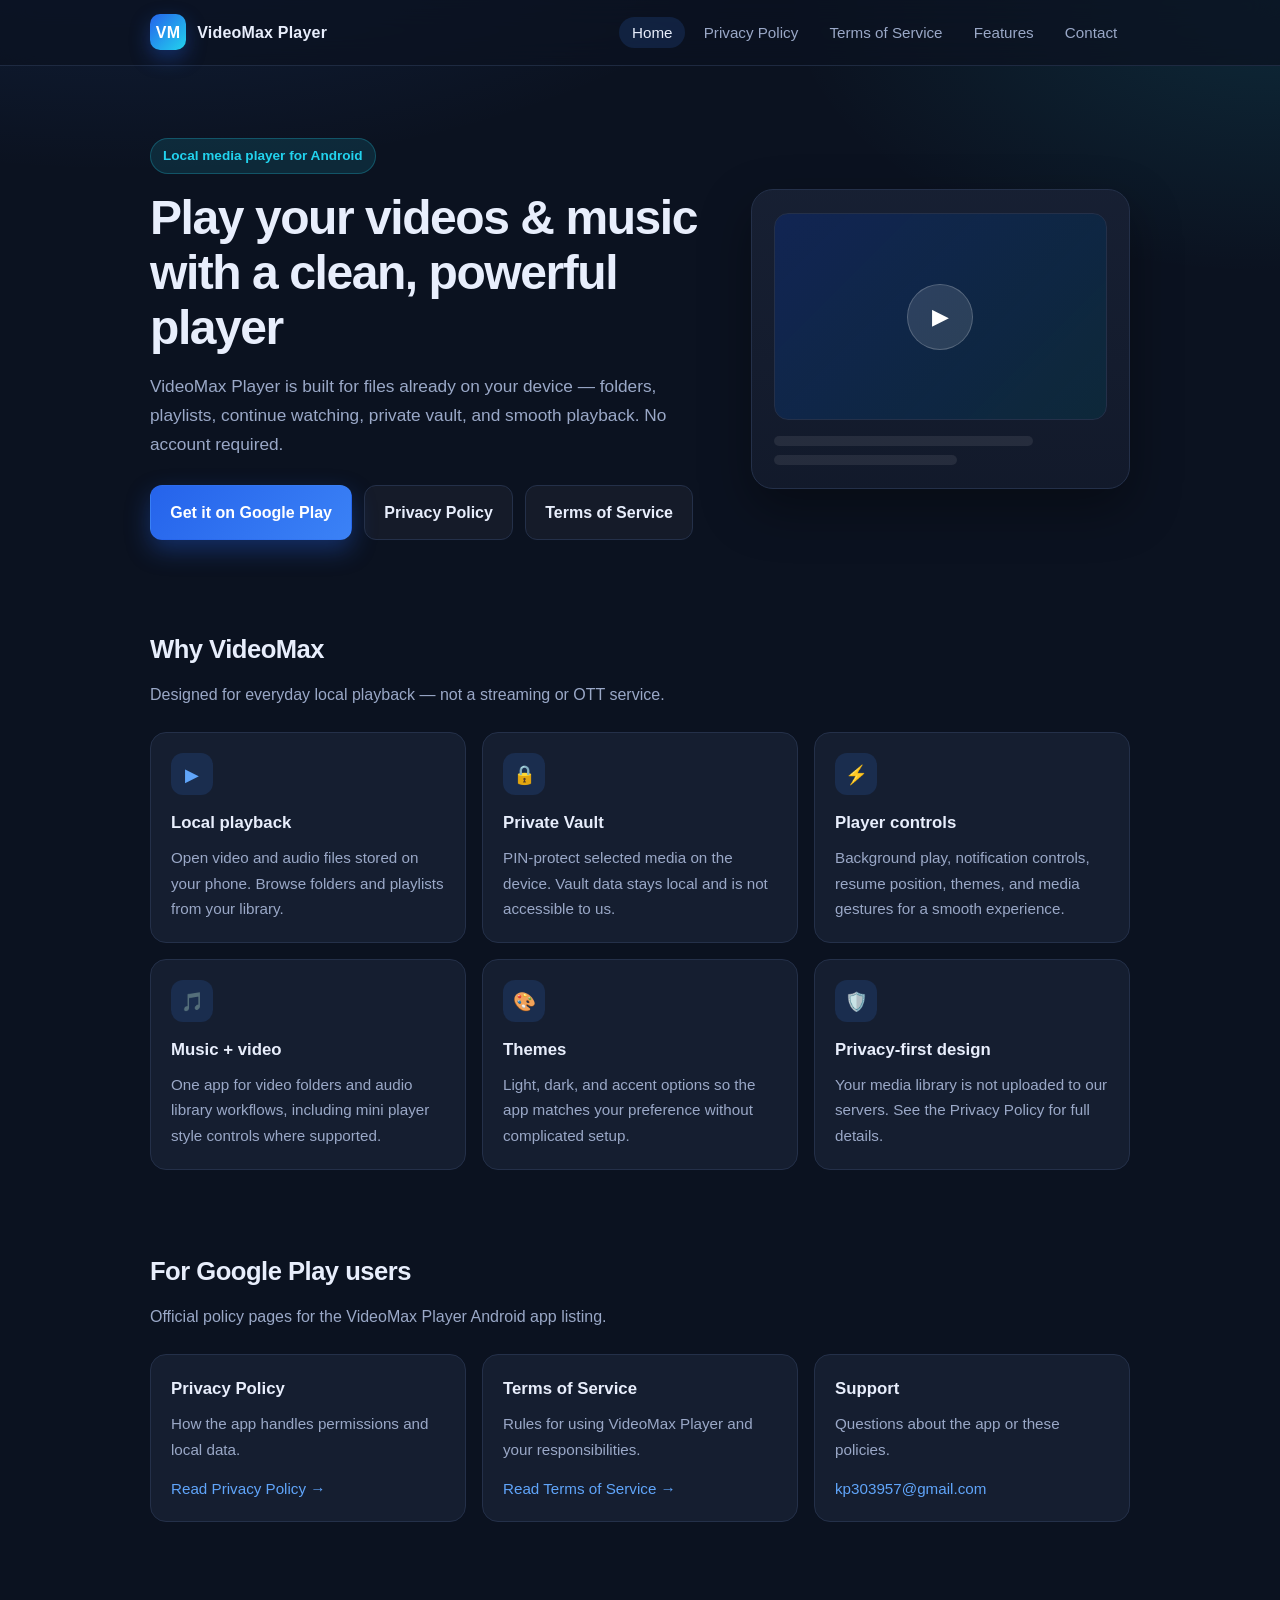
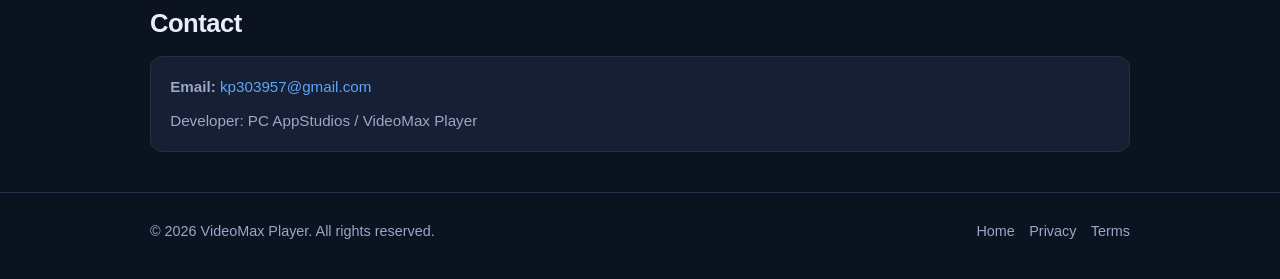
<file: index.html>
<!DOCTYPE html>
<html lang="en">
<head>
  <meta charset="UTF-8" />
  <meta name="viewport" content="width=device-width, initial-scale=1.0" />
  <title>VideoMax Player – Local Video & Music Player</title>
  <meta name="description" content="VideoMax Player is a fast local video and music player for Android. Play files on your device with playlists, private vault, and background playback." />
  <link rel="stylesheet" href="styles.css" />
</head>
<body>
  <header class="nav">
    <div class="container nav-inner">
      <a class="brand" href="index.html">
        <span class="logo">VM</span>
        <span>VideoMax Player</span>
      </a>
      <ul class="nav-links">
        <li><a class="active" href="index.html">Home</a></li>
        <li><a href="privacy.html">Privacy Policy</a></li>
        <li><a href="terms.html">Terms of Service</a></li>
        <li><a href="#features">Features</a></li>
        <li><a href="#contact">Contact</a></li>
      </ul>
    </div>
  </header>

  <main>
    <section class="hero">
      <div class="container hero-grid">
        <div>
          <div class="badge">Local media player for Android</div>
          <h1>Play your videos & music with a clean, powerful player</h1>
          <p class="lead">
            VideoMax Player is built for files already on your device — folders, playlists,
            continue watching, private vault, and smooth playback. No account required.
          </p>
         <div class="cta-row">
            <a class="btn btn-primary"
               href="https://play.google.com/store/apps/details?id=com.videomaxplayer"
               target="_blank"
               rel="noopener noreferrer">
              Get it on Google Play
            </a>
            <a class="btn btn-ghost" href="privacy.html">Privacy Policy</a>
            <a class="btn btn-ghost" href="terms.html">Terms of Service</a>
          </div>
        </div>
        <div class="hero-card">
          <div class="player-mock" aria-hidden="true"></div>
          <div class="mock-meta">
            <div class="mock-line mid"></div>
            <div class="mock-line short"></div>
          </div>
        </div>
      </div>
    </section>

    <section id="features">
      <div class="container">
        <h2 class="section-title">Why VideoMax</h2>
        <p class="section-sub">Designed for everyday local playback — not a streaming or OTT service.</p>
        <div class="grid-3">
          <article class="card">
            <div class="icon">▶</div>
            <h3>Local playback</h3>
            <p>Open video and audio files stored on your phone. Browse folders and playlists from your library.</p>
          </article>
          <article class="card">
            <div class="icon">🔒</div>
            <h3>Private Vault</h3>
            <p>PIN-protect selected media on the device. Vault data stays local and is not accessible to us.</p>
          </article>
          <article class="card">
            <div class="icon">⚡</div>
            <h3>Player controls</h3>
            <p>Background play, notification controls, resume position, themes, and media gestures for a smooth experience.</p>
          </article>
          <article class="card">
            <div class="icon">🎵</div>
            <h3>Music + video</h3>
            <p>One app for video folders and audio library workflows, including mini player style controls where supported.</p>
          </article>
          <article class="card">
            <div class="icon">🎨</div>
            <h3>Themes</h3>
            <p>Light, dark, and accent options so the app matches your preference without complicated setup.</p>
          </article>
          <article class="card">
            <div class="icon">🛡️</div>
            <h3>Privacy-first design</h3>
            <p>Your media library is not uploaded to our servers. See the Privacy Policy for full details.</p>
          </article>
        </div>
      </div>
    </section>

    <section>
      <div class="container">
        <h2 class="section-title">For Google Play users</h2>
        <p class="section-sub">
          Official policy pages for the VideoMax Player Android app listing.
        </p>
        <div class="grid-3">
          <article class="card">
            <h3>Privacy Policy</h3>
            <p>How the app handles permissions and local data.</p>
            <p style="margin-top:0.8rem"><a href="privacy.html">Read Privacy Policy →</a></p>
          </article>
          <article class="card">
            <h3>Terms of Service</h3>
            <p>Rules for using VideoMax Player and your responsibilities.</p>
            <p style="margin-top:0.8rem"><a href="terms.html">Read Terms of Service →</a></p>
          </article>
          <article class="card">
            <h3>Support</h3>
            <p>Questions about the app or these policies.</p>
            <p style="margin-top:0.8rem"><a href="mailto:kp303957@gmail.com">kp303957@gmail.com</a></p>
          </article>
        </div>
      </div>
    </section>

    <section id="contact">
      <div class="container">
        <h2 class="section-title">Contact</h2>
        <div class="card contact-box">
          <p><strong>Email:</strong> <a href="mailto:kp303957@gmail.com">kp303957@gmail.com</a></p>
          <p style="margin-top:0.5rem;color:var(--muted)">Developer: PC AppStudios / VideoMax Player</p>
        </div>
      </div>
    </section>
  </main>

  <footer>
    <div class="container footer-inner">
      <div>© 2026 VideoMax Player. All rights reserved.</div>
      <div class="footer-links">
        <a href="index.html">Home</a>
        <a href="privacy.html">Privacy</a>
        <a href="terms.html">Terms</a>
      </div>
    </div>
  </footer>
</body>
</html>
</file>
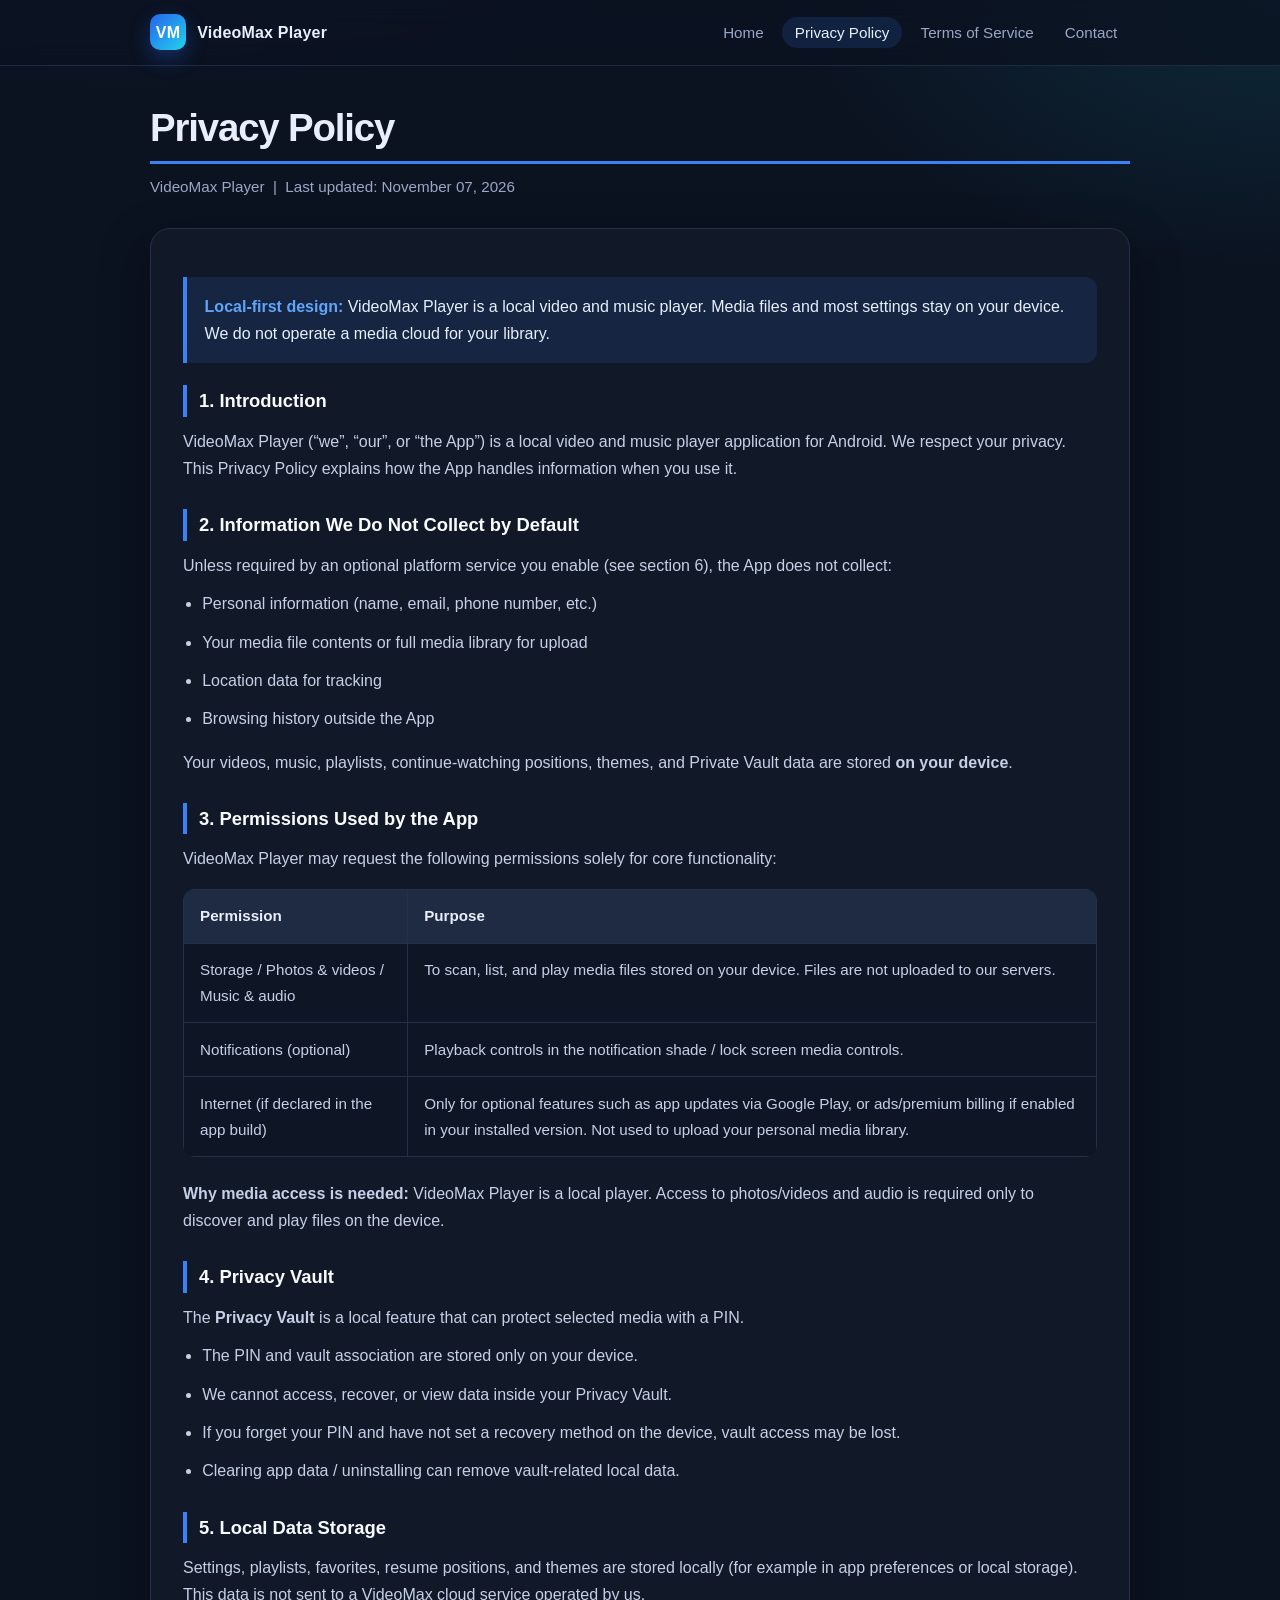
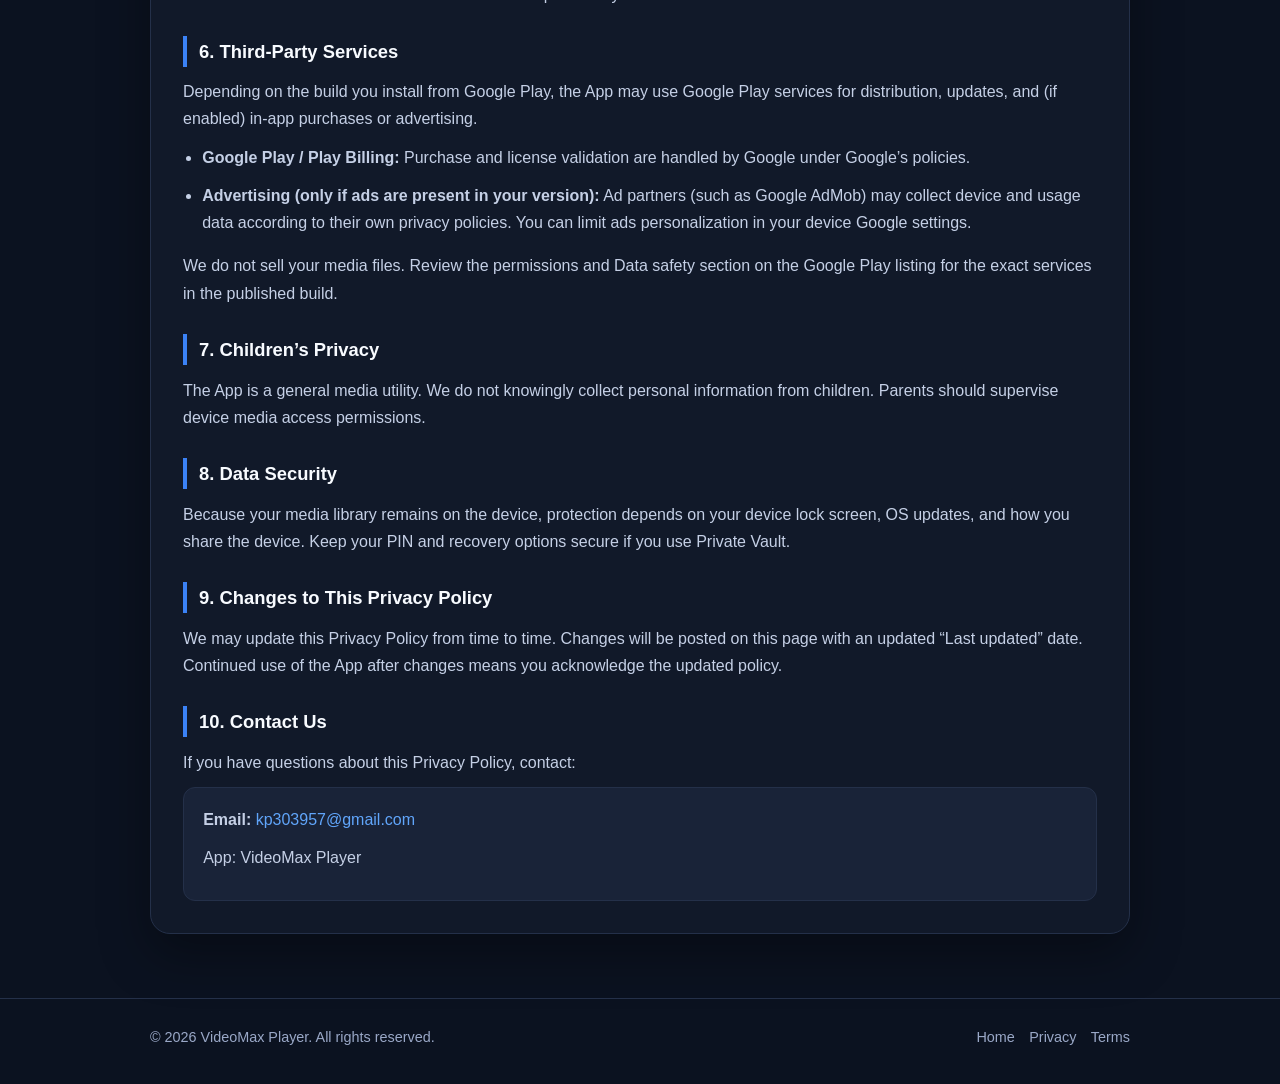
<file: privacy.html>
<!DOCTYPE html>
<html lang="en">
<head>
  <meta charset="UTF-8" />
  <meta name="viewport" content="width=device-width, initial-scale=1.0" />
  <title>Privacy Policy – VideoMax Player</title>
  <meta name="description" content="Privacy Policy for VideoMax Player Android app. Local media playback; no personal data collection by default." />
  <link rel="stylesheet" href="styles.css" />
</head>
<body>
  <header class="nav">
    <div class="container nav-inner">
      <a class="brand" href="index.html">
        <span class="logo">VM</span>
        <span>VideoMax Player</span>
      </a>
      <ul class="nav-links">
        <li><a href="index.html">Home</a></li>
        <li><a class="active" href="privacy.html">Privacy Policy</a></li>
        <li><a href="terms.html">Terms of Service</a></li>
        <li><a href="index.html#contact">Contact</a></li>
      </ul>
    </div>
  </header>

  <main class="page">
    <div class="container">
      <div class="page-header">
        <h1>Privacy Policy</h1>
        <p class="updated">VideoMax Player &nbsp;|&nbsp; Last updated: November 07, 2026</p>
      </div>

      <article class="legal">
        <div class="highlight">
          <strong>Local-first design:</strong> VideoMax Player is a local video and music player.
          Media files and most settings stay on your device. We do not operate a media cloud for your library.
        </div>

        <h2>1. Introduction</h2>
        <p>
          VideoMax Player (“we”, “our”, or “the App”) is a local video and music player application for Android.
          We respect your privacy. This Privacy Policy explains how the App handles information when you use it.
        </p>

        <h2>2. Information We Do Not Collect by Default</h2>
        <p>Unless required by an optional platform service you enable (see section 6), the App does not collect:</p>
        <ul>
          <li>Personal information (name, email, phone number, etc.)</li>
          <li>Your media file contents or full media library for upload</li>
          <li>Location data for tracking</li>
          <li>Browsing history outside the App</li>
        </ul>
        <p>
          Your videos, music, playlists, continue-watching positions, themes, and Private Vault data are stored
          <strong>on your device</strong>.
        </p>

        <h2>3. Permissions Used by the App</h2>
        <p>VideoMax Player may request the following permissions solely for core functionality:</p>
        <table>
          <thead>
            <tr>
              <th>Permission</th>
              <th>Purpose</th>
            </tr>
          </thead>
          <tbody>
            <tr>
              <td>Storage / Photos &amp; videos / Music &amp; audio</td>
              <td>To scan, list, and play media files stored on your device. Files are not uploaded to our servers.</td>
            </tr>
            <tr>
              <td>Notifications (optional)</td>
              <td>Playback controls in the notification shade / lock screen media controls.</td>
            </tr>
            <tr>
              <td>Internet (if declared in the app build)</td>
              <td>
                Only for optional features such as app updates via Google Play, or ads/premium billing if enabled
                in your installed version. Not used to upload your personal media library.
              </td>
            </tr>
          </tbody>
        </table>
        <p>
          <strong>Why media access is needed:</strong> VideoMax Player is a local player. Access to photos/videos
          and audio is required only to discover and play files on the device.
        </p>

        <h2>4. Privacy Vault</h2>
        <p>The <strong>Privacy Vault</strong> is a local feature that can protect selected media with a PIN.</p>
        <ul>
          <li>The PIN and vault association are stored only on your device.</li>
          <li>We cannot access, recover, or view data inside your Privacy Vault.</li>
          <li>If you forget your PIN and have not set a recovery method on the device, vault access may be lost.</li>
          <li>Clearing app data / uninstalling can remove vault-related local data.</li>
        </ul>

        <h2>5. Local Data Storage</h2>
        <p>
          Settings, playlists, favorites, resume positions, and themes are stored locally (for example in app preferences
          or local storage). This data is not sent to a VideoMax cloud service operated by us.
        </p>

        <h2>6. Third-Party Services</h2>
        <p>
          Depending on the build you install from Google Play, the App may use Google Play services for distribution,
          updates, and (if enabled) in-app purchases or advertising.
        </p>
        <ul>
          <li>
            <strong>Google Play / Play Billing:</strong> Purchase and license validation are handled by Google under
            Google’s policies.
          </li>
          <li>
            <strong>Advertising (only if ads are present in your version):</strong> Ad partners (such as Google AdMob)
            may collect device and usage data according to their own privacy policies. You can limit ads personalization
            in your device Google settings.
          </li>
        </ul>
        <p>
          We do not sell your media files. Review the permissions and Data safety section on the Google Play listing
          for the exact services in the published build.
        </p>

        <h2>7. Children’s Privacy</h2>
        <p>
          The App is a general media utility. We do not knowingly collect personal information from children.
          Parents should supervise device media access permissions.
        </p>

        <h2>8. Data Security</h2>
        <p>
          Because your media library remains on the device, protection depends on your device lock screen, OS updates,
          and how you share the device. Keep your PIN and recovery options secure if you use Private Vault.
        </p>

        <h2>9. Changes to This Privacy Policy</h2>
        <p>
          We may update this Privacy Policy from time to time. Changes will be posted on this page with an updated
          “Last updated” date. Continued use of the App after changes means you acknowledge the updated policy.
        </p>

        <h2>10. Contact Us</h2>
        <p>If you have questions about this Privacy Policy, contact:</p>
        <div class="contact-box">
          <p><strong>Email:</strong> <a href="mailto:kp303957@gmail.com">kp303957@gmail.com</a></p>
          <p style="margin-top:0.4rem">App: VideoMax Player</p>
        </div>
      </article>
    </div>
  </main>

  <footer>
    <div class="container footer-inner">
      <div>© 2026 VideoMax Player. All rights reserved.</div>
      <div class="footer-links">
        <a href="index.html">Home</a>
        <a href="privacy.html">Privacy</a>
        <a href="terms.html">Terms</a>
      </div>
    </div>
  </footer>
</body>
</html>
</file>
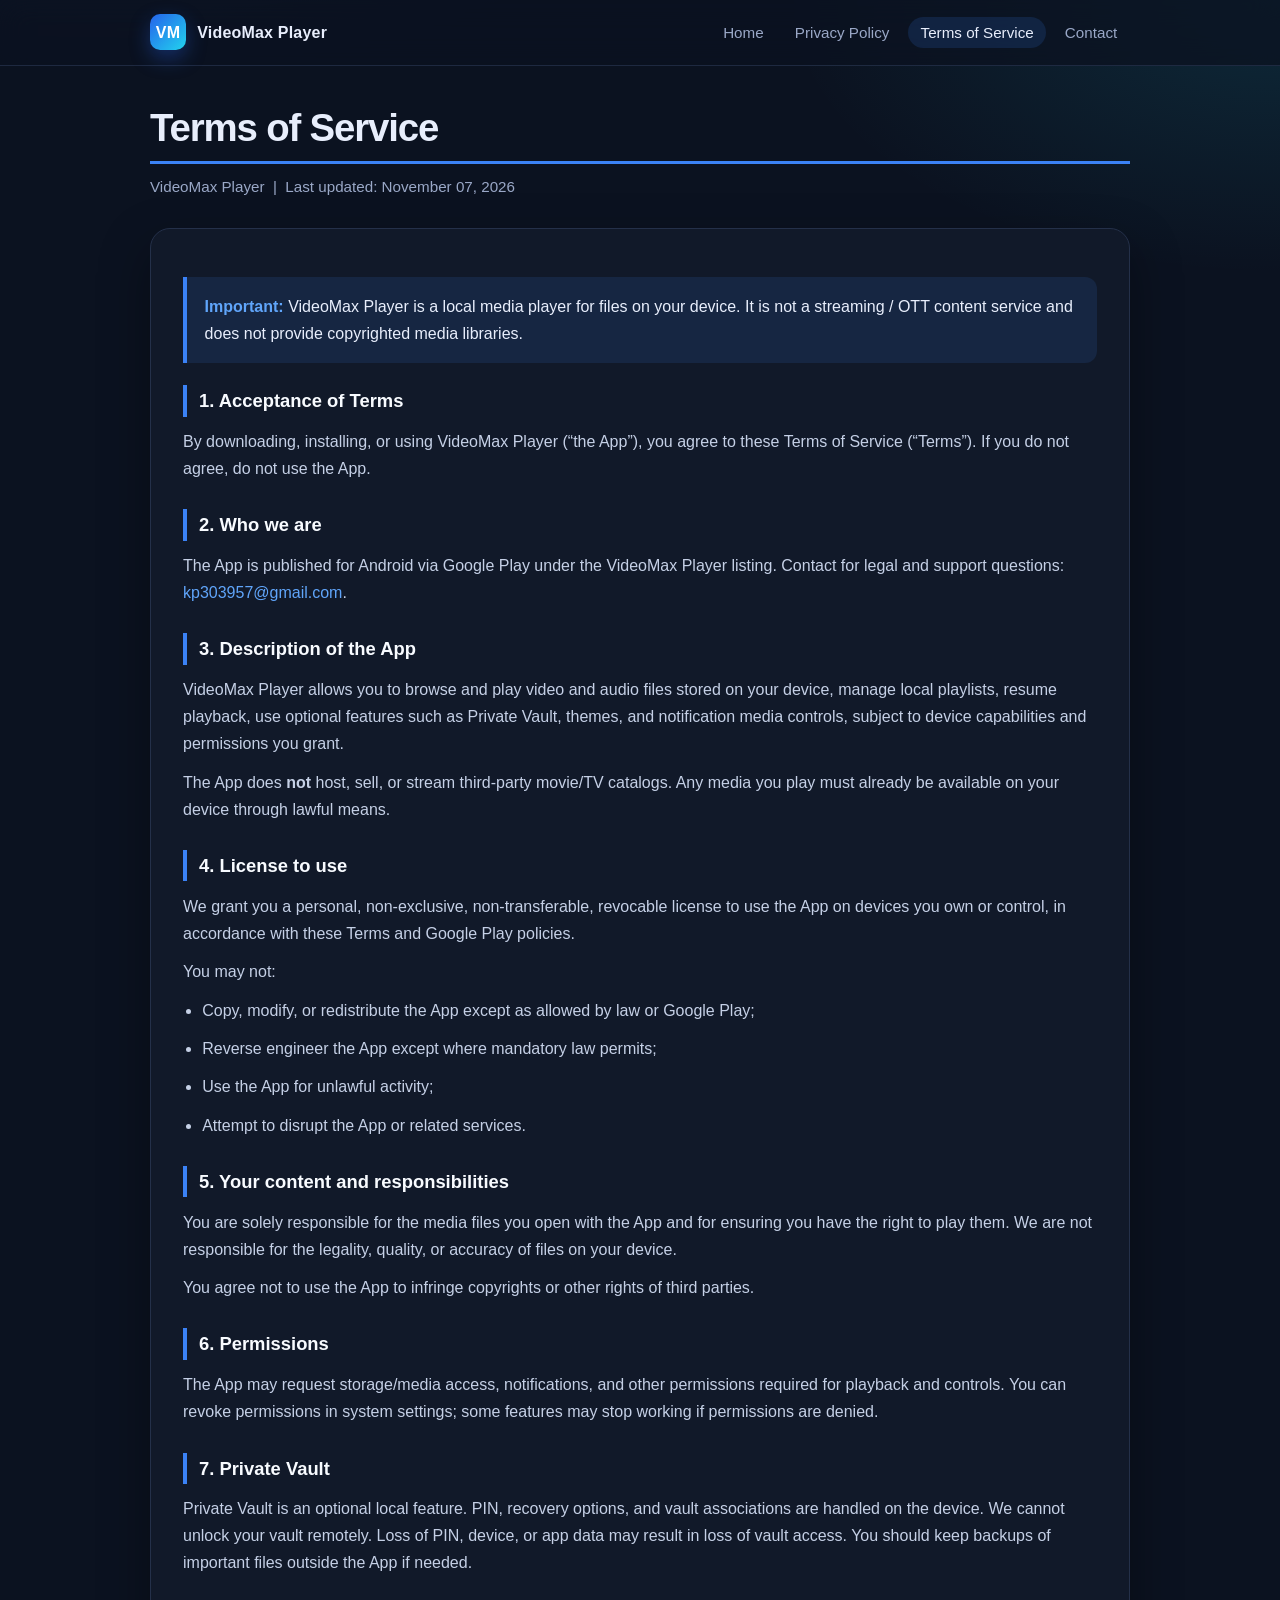
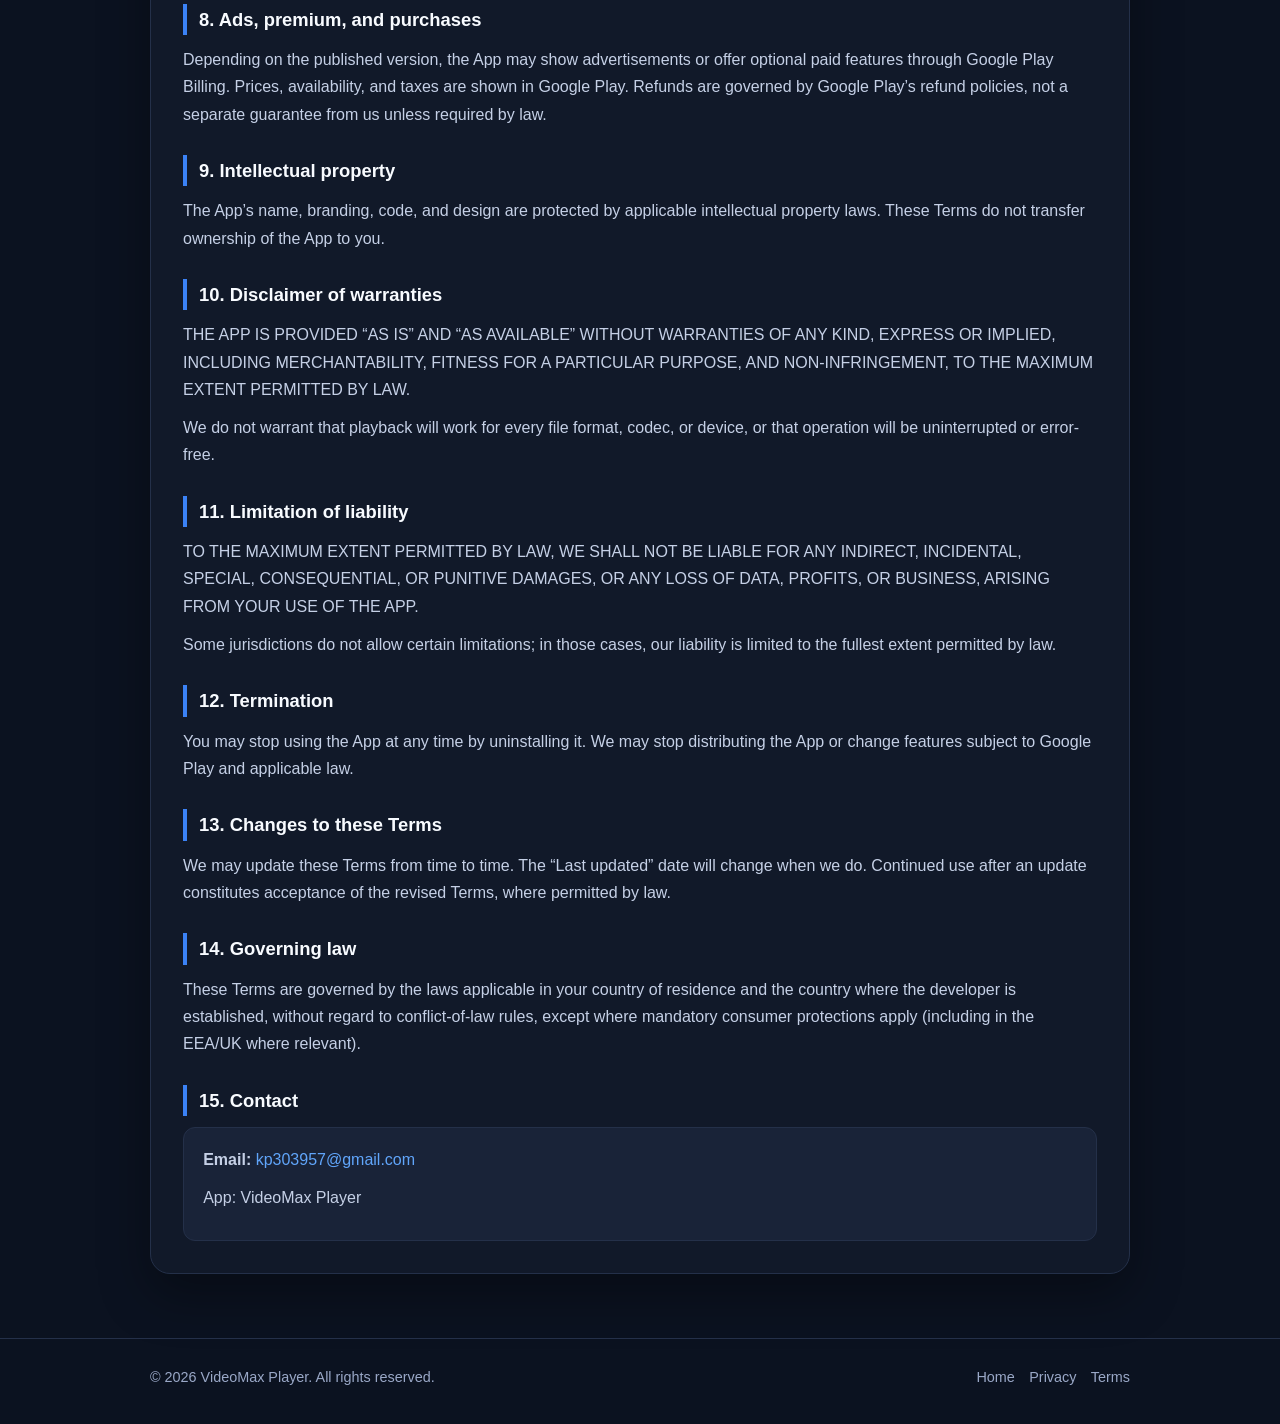
<file: terms.html>
<!DOCTYPE html>
<html lang="en">
<head>
  <meta charset="UTF-8" />
  <meta name="viewport" content="width=device-width, initial-scale=1.0" />
  <title>Terms of Service – VideoMax Player</title>
  <meta name="description" content="Terms of Service for VideoMax Player, a local Android video and music player." />
  <link rel="stylesheet" href="styles.css" />
</head>
<body>
  <header class="nav">
    <div class="container nav-inner">
      <a class="brand" href="index.html">
        <span class="logo">VM</span>
        <span>VideoMax Player</span>
      </a>
      <ul class="nav-links">
        <li><a href="index.html">Home</a></li>
        <li><a href="privacy.html">Privacy Policy</a></li>
        <li><a class="active" href="terms.html">Terms of Service</a></li>
        <li><a href="index.html#contact">Contact</a></li>
      </ul>
    </div>
  </header>

  <main class="page">
    <div class="container">
      <div class="page-header">
        <h1>Terms of Service</h1>
        <p class="updated">VideoMax Player &nbsp;|&nbsp; Last updated: November 07, 2026</p>
      </div>

      <article class="legal">
        <div class="highlight">
          <strong>Important:</strong> VideoMax Player is a local media player for files on your device.
          It is not a streaming / OTT content service and does not provide copyrighted media libraries.
        </div>

        <h2>1. Acceptance of Terms</h2>
        <p>
          By downloading, installing, or using VideoMax Player (“the App”), you agree to these Terms of Service
          (“Terms”). If you do not agree, do not use the App.
        </p>

        <h2>2. Who we are</h2>
        <p>
          The App is published for Android via Google Play under the VideoMax Player listing.
          Contact for legal and support questions:
          <a href="mailto:kp303957@gmail.com">kp303957@gmail.com</a>.
        </p>

        <h2>3. Description of the App</h2>
        <p>
          VideoMax Player allows you to browse and play video and audio files stored on your device, manage
          local playlists, resume playback, use optional features such as Private Vault, themes, and notification
          media controls, subject to device capabilities and permissions you grant.
        </p>
        <p>
          The App does <strong>not</strong> host, sell, or stream third-party movie/TV catalogs. Any media you play
          must already be available on your device through lawful means.
        </p>

        <h2>4. License to use</h2>
        <p>
          We grant you a personal, non-exclusive, non-transferable, revocable license to use the App on devices
          you own or control, in accordance with these Terms and Google Play policies.
        </p>
        <p>You may not:</p>
        <ul>
          <li>Copy, modify, or redistribute the App except as allowed by law or Google Play;</li>
          <li>Reverse engineer the App except where mandatory law permits;</li>
          <li>Use the App for unlawful activity;</li>
          <li>Attempt to disrupt the App or related services.</li>
        </ul>

        <h2>5. Your content and responsibilities</h2>
        <p>
          You are solely responsible for the media files you open with the App and for ensuring you have the
          right to play them. We are not responsible for the legality, quality, or accuracy of files on your device.
        </p>
        <p>
          You agree not to use the App to infringe copyrights or other rights of third parties.
        </p>

        <h2>6. Permissions</h2>
        <p>
          The App may request storage/media access, notifications, and other permissions required for playback and
          controls. You can revoke permissions in system settings; some features may stop working if permissions are denied.
        </p>

        <h2>7. Private Vault</h2>
        <p>
          Private Vault is an optional local feature. PIN, recovery options, and vault associations are handled on
          the device. We cannot unlock your vault remotely. Loss of PIN, device, or app data may result in loss of
          vault access. You should keep backups of important files outside the App if needed.
        </p>

        <h2>8. Ads, premium, and purchases</h2>
        <p>
          Depending on the published version, the App may show advertisements or offer optional paid features
          through Google Play Billing. Prices, availability, and taxes are shown in Google Play. Refunds are governed
          by Google Play’s refund policies, not a separate guarantee from us unless required by law.
        </p>

        <h2>9. Intellectual property</h2>
        <p>
          The App’s name, branding, code, and design are protected by applicable intellectual property laws.
          These Terms do not transfer ownership of the App to you.
        </p>

        <h2>10. Disclaimer of warranties</h2>
        <p>
          THE APP IS PROVIDED “AS IS” AND “AS AVAILABLE” WITHOUT WARRANTIES OF ANY KIND, EXPRESS OR IMPLIED,
          INCLUDING MERCHANTABILITY, FITNESS FOR A PARTICULAR PURPOSE, AND NON-INFRINGEMENT, TO THE MAXIMUM
          EXTENT PERMITTED BY LAW.
        </p>
        <p>
          We do not warrant that playback will work for every file format, codec, or device, or that operation
          will be uninterrupted or error-free.
        </p>

        <h2>11. Limitation of liability</h2>
        <p>
          TO THE MAXIMUM EXTENT PERMITTED BY LAW, WE SHALL NOT BE LIABLE FOR ANY INDIRECT, INCIDENTAL, SPECIAL,
          CONSEQUENTIAL, OR PUNITIVE DAMAGES, OR ANY LOSS OF DATA, PROFITS, OR BUSINESS, ARISING FROM YOUR USE
          OF THE APP.
        </p>
        <p>
          Some jurisdictions do not allow certain limitations; in those cases, our liability is limited to the
          fullest extent permitted by law.
        </p>

        <h2>12. Termination</h2>
        <p>
          You may stop using the App at any time by uninstalling it. We may stop distributing the App or change
          features subject to Google Play and applicable law.
        </p>

        <h2>13. Changes to these Terms</h2>
        <p>
          We may update these Terms from time to time. The “Last updated” date will change when we do.
          Continued use after an update constitutes acceptance of the revised Terms, where permitted by law.
        </p>

        <h2>14. Governing law</h2>
        <p>
          These Terms are governed by the laws applicable in your country of residence and the country where
          the developer is established, without regard to conflict-of-law rules, except where mandatory consumer
          protections apply (including in the EEA/UK where relevant).
        </p>

        <h2>15. Contact</h2>
        <div class="contact-box">
          <p><strong>Email:</strong> <a href="mailto:kp303957@gmail.com">kp303957@gmail.com</a></p>
          <p style="margin-top:0.4rem">App: VideoMax Player</p>
        </div>
      </article>
    </div>
  </main>

  <footer>
    <div class="container footer-inner">
      <div>© 2026 VideoMax Player. All rights reserved.</div>
      <div class="footer-links">
        <a href="index.html">Home</a>
        <a href="privacy.html">Privacy</a>
        <a href="terms.html">Terms</a>
      </div>
    </div>
  </footer>
</body>
</html>
</file>
<file: styles.css>
:root {
  --bg: #0b1220;
  --surface: #121a2b;
  --card: #172033;
  --border: #243049;
  --text: #e8eefc;
  --muted: #9aa8c7;
  --primary: #3b82f6;
  --primary-2: #60a5fa;
  --accent: #22d3ee;
  --success: #34d399;
  --radius: 16px;
  --shadow: 0 20px 50px rgba(0, 0, 0, 0.35);
  --max: 980px;
}

* { box-sizing: border-box; margin: 0; padding: 0; }

html { scroll-behavior: smooth; }

body {
  font-family: Inter, -apple-system, BlinkMacSystemFont, "Segoe UI", Roboto, Oxygen, Ubuntu, Cantarell, sans-serif;
  background:
    radial-gradient(1200px 600px at 10% -10%, rgba(59, 130, 246, 0.18), transparent 60%),
    radial-gradient(900px 500px at 100% 0%, rgba(34, 211, 238, 0.12), transparent 55%),
    var(--bg);
  color: var(--text);
  line-height: 1.7;
  min-height: 100vh;
}

a { color: var(--primary-2); text-decoration: none; }
a:hover { text-decoration: underline; }

.container {
  width: min(100% - 2rem, var(--max));
  margin: 0 auto;
}

/* Nav */
.nav {
  position: sticky;
  top: 0;
  z-index: 50;
  backdrop-filter: blur(14px);
  background: rgba(11, 18, 32, 0.75);
  border-bottom: 1px solid rgba(36, 48, 73, 0.8);
}

.nav-inner {
  display: flex;
  align-items: center;
  justify-content: space-between;
  gap: 1rem;
  padding: 0.9rem 0;
}

.brand {
  display: flex;
  align-items: center;
  gap: 0.7rem;
  color: var(--text);
  text-decoration: none;
  font-weight: 700;
  letter-spacing: 0.2px;
}

.brand:hover { text-decoration: none; }

.logo {
  width: 36px;
  height: 36px;
  border-radius: 10px;
  background: linear-gradient(135deg, #2563eb, #22d3ee);
  display: grid;
  place-items: center;
  font-weight: 800;
  color: white;
  box-shadow: 0 8px 20px rgba(37, 99, 235, 0.35);
}

.nav-links {
  display: flex;
  flex-wrap: wrap;
  gap: 0.35rem;
  list-style: none;
}

.nav-links a {
  color: var(--muted);
  text-decoration: none;
  padding: 0.45rem 0.8rem;
  border-radius: 999px;
  font-size: 0.95rem;
  font-weight: 500;
}

.nav-links a:hover,
.nav-links a.active {
  color: var(--text);
  background: rgba(59, 130, 246, 0.15);
  text-decoration: none;
}

/* Hero */
.hero {
  padding: 4.5rem 0 3rem;
}

.hero-grid {
  display: grid;
  gap: 2rem;
  align-items: center;
}

@media (min-width: 860px) {
  .hero-grid { grid-template-columns: 1.2fr 0.8fr; }
}

.badge {
  display: inline-flex;
  align-items: center;
  gap: 0.4rem;
  padding: 0.35rem 0.75rem;
  border-radius: 999px;
  background: rgba(34, 211, 238, 0.12);
  color: var(--accent);
  font-size: 0.85rem;
  font-weight: 600;
  margin-bottom: 1rem;
  border: 1px solid rgba(34, 211, 238, 0.25);
}

h1 {
  font-size: clamp(2rem, 4vw, 3rem);
  line-height: 1.15;
  letter-spacing: -0.03em;
  margin-bottom: 1rem;
}

.lead {
  color: var(--muted);
  font-size: 1.08rem;
  max-width: 54ch;
  margin-bottom: 1.6rem;
}

.cta-row {
  display: flex;
  flex-wrap: wrap;
  gap: 0.75rem;
}

.btn {
  display: inline-flex;
  align-items: center;
  justify-content: center;
  gap: 0.45rem;
  padding: 0.8rem 1.2rem;
  border-radius: 12px;
  font-weight: 600;
  border: 1px solid transparent;
  text-decoration: none;
  transition: 0.15s ease;
}

.btn:hover { text-decoration: none; transform: translateY(-1px); }

.btn-primary {
  background: linear-gradient(135deg, #2563eb, #3b82f6);
  color: white;
  box-shadow: 0 10px 25px rgba(37, 99, 235, 0.35);
}

.btn-ghost {
  background: rgba(255, 255, 255, 0.04);
  border-color: var(--border);
  color: var(--text);
}

.hero-card {
  background: linear-gradient(180deg, rgba(23, 32, 51, 0.95), rgba(18, 26, 43, 0.95));
  border: 1px solid var(--border);
  border-radius: 22px;
  padding: 1.4rem;
  box-shadow: var(--shadow);
}

.player-mock {
  aspect-ratio: 16 / 10;
  border-radius: 14px;
  background:
    linear-gradient(135deg, rgba(37, 99, 235, 0.25), rgba(34, 211, 238, 0.12)),
    #0a1020;
  border: 1px solid var(--border);
  display: grid;
  place-items: center;
  margin-bottom: 1rem;
  position: relative;
  overflow: hidden;
}

.player-mock::after {
  content: "▶";
  width: 64px;
  height: 64px;
  border-radius: 50%;
  display: grid;
  place-items: center;
  background: rgba(255, 255, 255, 0.12);
  border: 1px solid rgba(255, 255, 255, 0.2);
  font-size: 1.4rem;
  color: white;
}

.mock-meta {
  display: grid;
  gap: 0.55rem;
}

.mock-line {
  height: 10px;
  border-radius: 999px;
  background: rgba(255, 255, 255, 0.08);
}

.mock-line.short { width: 55%; }
.mock-line.mid { width: 78%; }

/* Sections */
section { padding: 2.5rem 0; }

.section-title {
  font-size: 1.6rem;
  margin-bottom: 0.6rem;
  letter-spacing: -0.02em;
}

.section-sub {
  color: var(--muted);
  margin-bottom: 1.5rem;
  max-width: 60ch;
}

.grid-3 {
  display: grid;
  gap: 1rem;
}

@media (min-width: 720px) {
  .grid-3 { grid-template-columns: repeat(3, 1fr); }
}

.card {
  background: rgba(23, 32, 51, 0.85);
  border: 1px solid var(--border);
  border-radius: var(--radius);
  padding: 1.25rem;
}

.card h3 {
  font-size: 1.05rem;
  margin-bottom: 0.45rem;
}

.card p {
  color: var(--muted);
  font-size: 0.95rem;
}

.icon {
  width: 42px;
  height: 42px;
  border-radius: 12px;
  display: grid;
  place-items: center;
  margin-bottom: 0.85rem;
  background: rgba(59, 130, 246, 0.15);
  color: var(--primary-2);
  font-size: 1.15rem;
}

/* Legal pages */
.page {
  padding: 2.5rem 0 4rem;
}

.page-header {
  margin-bottom: 1.75rem;
}

.page-header h1 {
  font-size: clamp(1.8rem, 3vw, 2.4rem);
  border-bottom: 3px solid var(--primary);
  padding-bottom: 0.7rem;
  margin-bottom: 0.6rem;
}

.updated {
  color: var(--muted);
  font-size: 0.95rem;
}

.legal {
  background: rgba(18, 26, 43, 0.9);
  border: 1px solid var(--border);
  border-radius: 20px;
  padding: clamp(1.25rem, 3vw, 2rem);
  box-shadow: var(--shadow);
}

.legal h2 {
  font-size: 1.15rem;
  margin: 1.7rem 0 0.7rem;
  padding-left: 0.75rem;
  border-left: 4px solid var(--primary);
  color: #f8fbff;
}

.legal h2:first-of-type { margin-top: 0.5rem; }

.legal p, .legal li {
  color: #c5d0e6;
  margin-bottom: 0.7rem;
}

.legal ul, .legal ol {
  margin: 0.4rem 0 1rem 1.2rem;
}

.highlight {
  background: rgba(59, 130, 246, 0.12);
  border-left: 4px solid var(--primary);
  padding: 1rem 1.1rem;
  margin: 1rem 0 1.4rem;
  border-radius: 0 12px 12px 0;
}

.highlight strong { color: var(--primary-2); }

table {
  width: 100%;
  border-collapse: collapse;
  margin: 1rem 0 1.4rem;
  font-size: 0.95rem;
  overflow: hidden;
  border-radius: 12px;
}

th, td {
  border: 1px solid var(--border);
  padding: 0.85rem 1rem;
  text-align: left;
  vertical-align: top;
}

th {
  background: rgba(36, 48, 73, 0.8);
  color: var(--text);
  font-weight: 600;
}

td { color: #c5d0e6; background: rgba(11, 18, 32, 0.35); }

.contact-box {
  background: rgba(36, 48, 73, 0.45);
  border: 1px solid var(--border);
  padding: 1.1rem 1.2rem;
  border-radius: 12px;
  margin-top: 0.6rem;
}

footer {
  border-top: 1px solid var(--border);
  padding: 1.6rem 0 2.2rem;
  color: var(--muted);
  font-size: 0.9rem;
}

.footer-inner {
  display: flex;
  flex-wrap: wrap;
  gap: 0.75rem 1.25rem;
  justify-content: space-between;
  align-items: center;
}

.footer-links {
  display: flex;
  flex-wrap: wrap;
  gap: 0.9rem;
}

.footer-links a { color: var(--muted); }
.footer-links a:hover { color: var(--text); }

@media (max-width: 600px) {
  .nav-inner { flex-direction: column; align-items: flex-start; }
}
</file>
